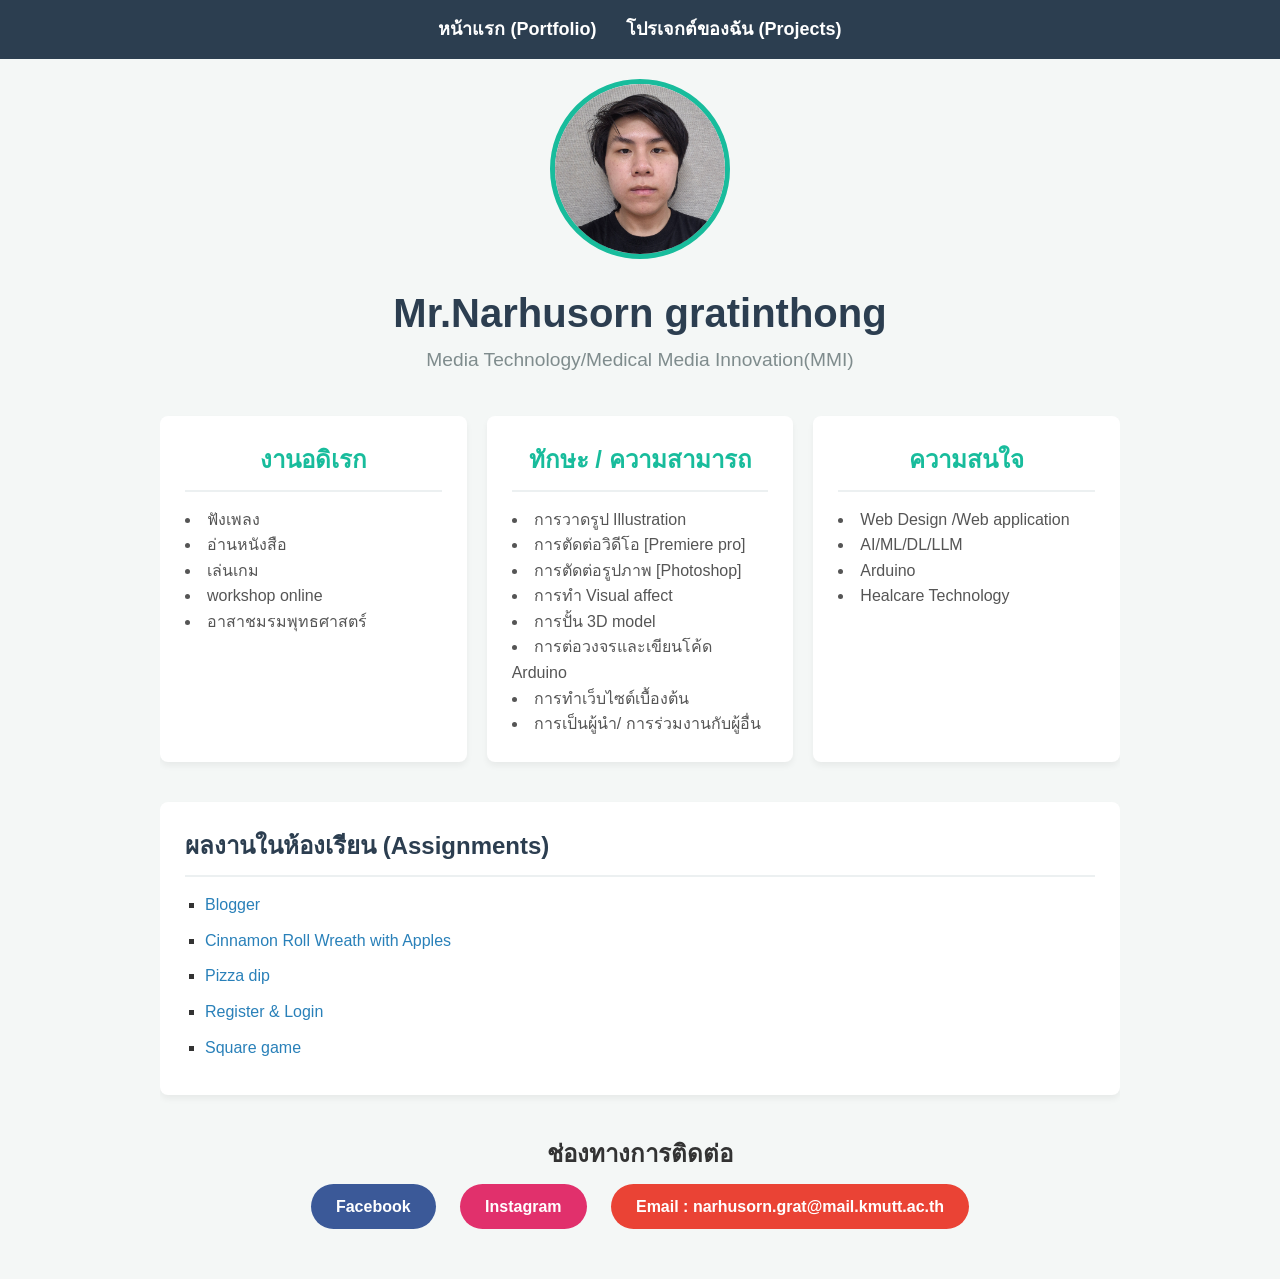
<file: Project_protfolio/index.html>
<!DOCTYPE html>
<html lang="th">

<head>
    <meta charset="UTF-8">
    <meta name="viewport" content="width=device-width, initial-scale=1.0">
    <title>My Portfolio</title>
    <link rel="stylesheet" href="style.css">
</head>

<body>
    <header>
        <nav>
            <ul>
                <!-- ลิงก์เชื่อมโยงระหว่าง index.html กับ project.html -->
                <li><a href="index.html">หน้าแรก (Portfolio)</a></li>
                <li><a href="project.html">โปรเจกต์ของฉัน (Projects)</a></li>
            </ul>
        </nav>
    </header>

    <main class="container">
        <section class="profile-section">
            <img src="20260810_123340.jpg" alt="รูปโปรไฟล์ของฉัน" class="profile-img">

            <h1>Mr.Narhusorn gratinthong</h1>
            <p class="bio">Media Technology/Medical Media Innovation(MMI)</p>
        </section>

        <section class="info-section flex-container">
            <div class="box">
                <h2>งานอดิเรก</h2>
                <ul>
                    <li>ฟังเพลง</li>
                    <li>อ่านหนังสือ</li>
                    <li>เล่นเกม</li>
                    <li>workshop online</li>
                    <li>อาสาชมรมพุทธศาสตร์</li>
                </ul>
            </div>
            <div class="box">
                <h2>ทักษะ / ความสามารถ</h2>
                <ul>
                    <li>การวาดรูป Illustration </li>
                    <li>การตัดต่อวิดีโอ [Premiere pro]</li>
                    <li>การตัดต่อรูปภาพ [Photoshop]</li>
                    <li>การทำ Visual affect</li>
                    <li>การปั้น 3D model</li>
                    <li>การต่อวงจรและเขียนโค้ด Arduino</li>
                    <li>การทำเว็บไซต์เบื้องต้น</li>
                    <li>การเป็นผู้นำ/ การร่วมงานกับผู้อื่น</li>
                </ul>
            </div>
            <div class="box">
                <h2>ความสนใจ</h2>
                <ul>
                    <li>Web Design /Web application</li>
                    <li>AI/ML/DL/LLM</li>
                    <li>Arduino</li>
                    <li>Healcare Technology</li>
                </ul>
            </div>
        </section>

        <section class="assignment-section">
            <h2>ผลงานในห้องเรียน (Assignments)</h2>
            <ul class="assignment-list">
                <li>
                    <a href="Blogger/index.html">Blogger</a>
                </li>
                <li>
                    <a href="Cinnamon Roll Wreath with Apples/cinnamon-roll.html">Cinnamon Roll Wreath with Apples</a>
                </li>
                <li>
                    <a href="Pizza dip/recipe_2.html">Pizza dip</a>
                </li>
                <li>
                    <a href="Register & Login/register.html">Register & Login</a>
                </li>
                <li>
                    <a href="Square game/index.html">Square game</a>
                </li>
            </ul>
        </section>

        <section class="social-section">
            <h2>ช่องทางการติดต่อ</h2>
            <!-- ใส่ Link Facebook และ Instagram ของคุณ -->
            <a href="https://www.facebook.com/narhusorn.gratinthong" target="_blank" class="btn btn-fb">Facebook</a>
            <a href="https://www.instagram.com/tudukai/" target="_blank" class="btn btn-ig">Instagram</a>
            <a href="narhusorn.grat@mail.kmutt.ac.th" class="btn btn-email">Email : narhusorn.grat@mail.kmutt.ac.th</a>
        </section>
    </main>

    <script src="script.js"></script>
</body>

</html>
</file>
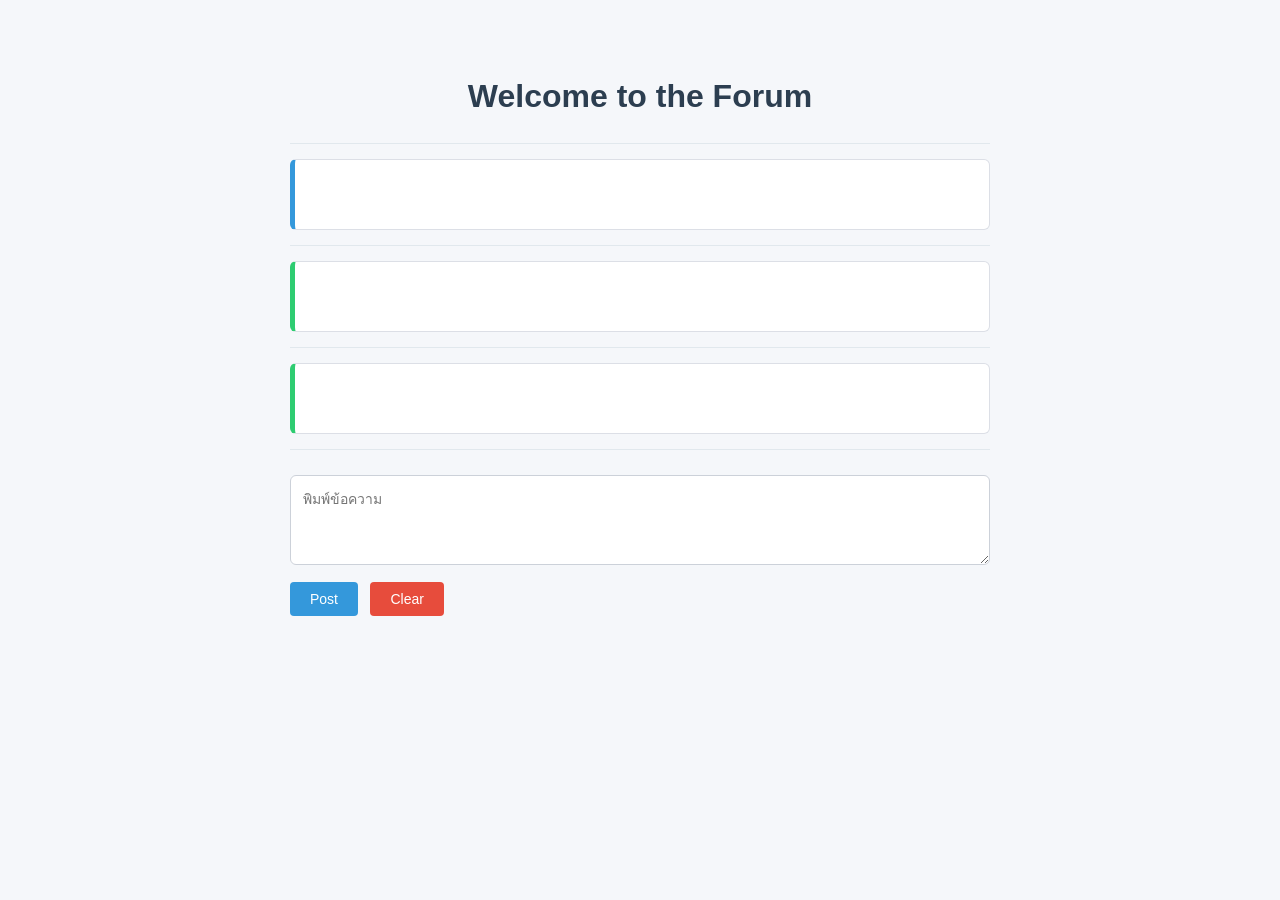
<file: Project_protfolio/Blogger/index.html>
<!DOCTYPE html>
<html>
<head>
	<meta charset='utf-8'>
	<meta http-equiv='X-UA-Compatible' content='IE=edge'>
	<title>Blogger</title>
	<meta name='viewport' content='width=device-width, initial-scale=1'>
	<link rel='stylesheet' type='text/css' media='screen' href='main.css'>
	<script src='main.js'></script>
</head>
<body>
	<h1 id="top"></h1>
	<hr>
	<div id="topic"></div>
	<hr>
	<div id="reply1"></div>
	<hr>
	<div id="reply2"></div>
	<hr>
	<textarea name="message" id="message" placeholder="พิมพ์ข้อความ"></textarea> 
	<br/>
	<button type="button">Post</button>
	<button type="button">Clear</button>
</body>
</html>
</file>
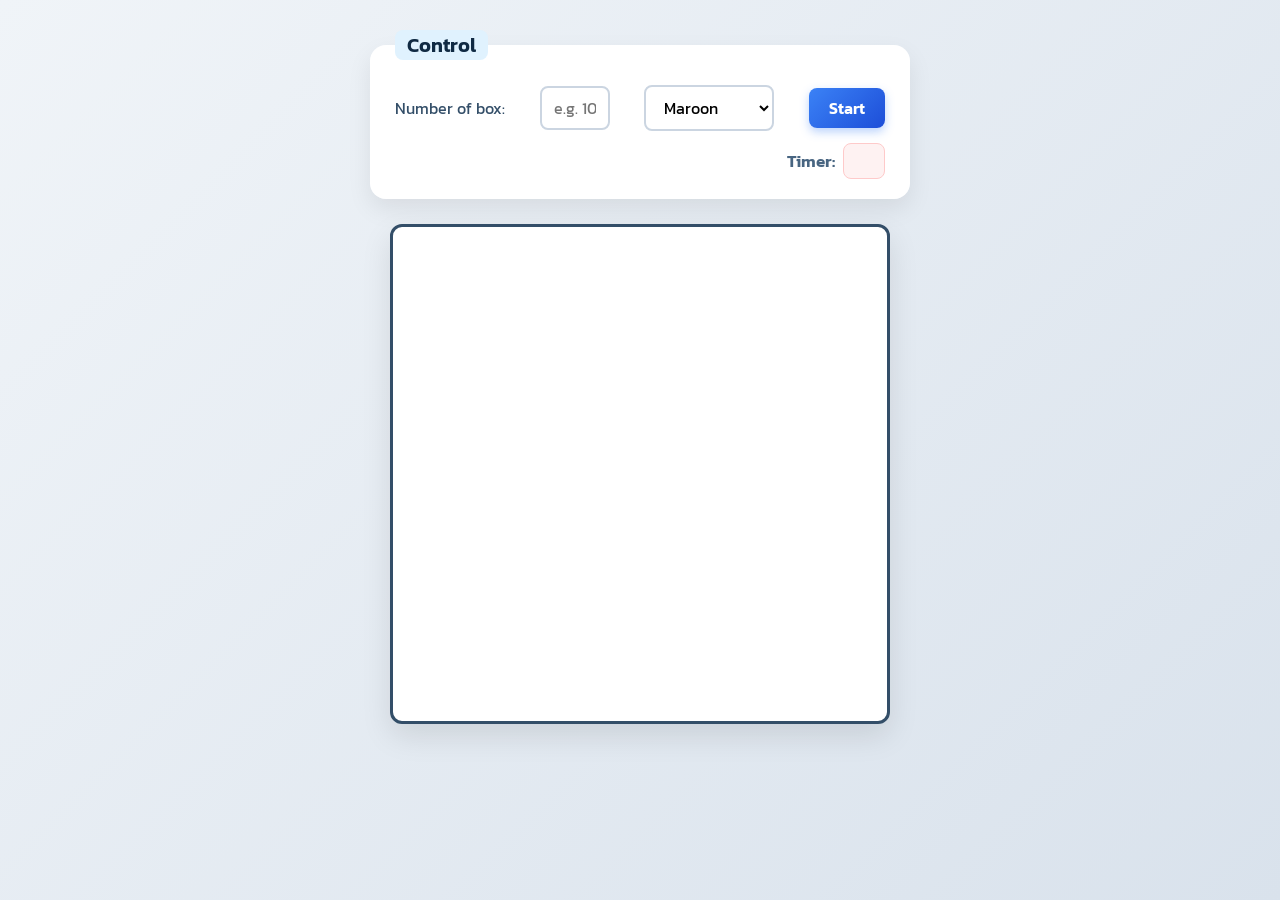
<file: Project_protfolio/Square game/index.html>
<!DOCTYPE html>
<html lang="en">
	<head>
		<meta charset="UTF-8">
		<meta name="viewport" content="width=device-width, initial-scale=1.0">
		<title>Square game</title>
		<script type="text/javascript" src="game.js"></script>
		<link rel="stylesheet" type="text/css" href="game.css">
	</head>
	<body>
		<!-- these codes were adapted from https://courses.cs.washington.edu/courses/cse154/17sp/lecture/more-dom/code/squares.html  -->

		<fieldset>
			<legend>Control</legend>
			<label for="numbox">Number of box: </label>
			<input type="text" name="numbox" id="numbox" placeholder="e.g. 10">
			<select name="color" id="color">
				<option value="maroon">Maroon</option>
				<option value="lightgreen">Lightgreen</option>
				<option value="magenta">Magenta</option>
			</select>
			<button id="start">Start</button>
			<div id="timerClock"> Timer:
				<div id="clock"></div>
			</div>
		</fieldset>

		<div id="container">
			<div id="layer"></div>
		</div>
	
	</body>
</html>
</file>
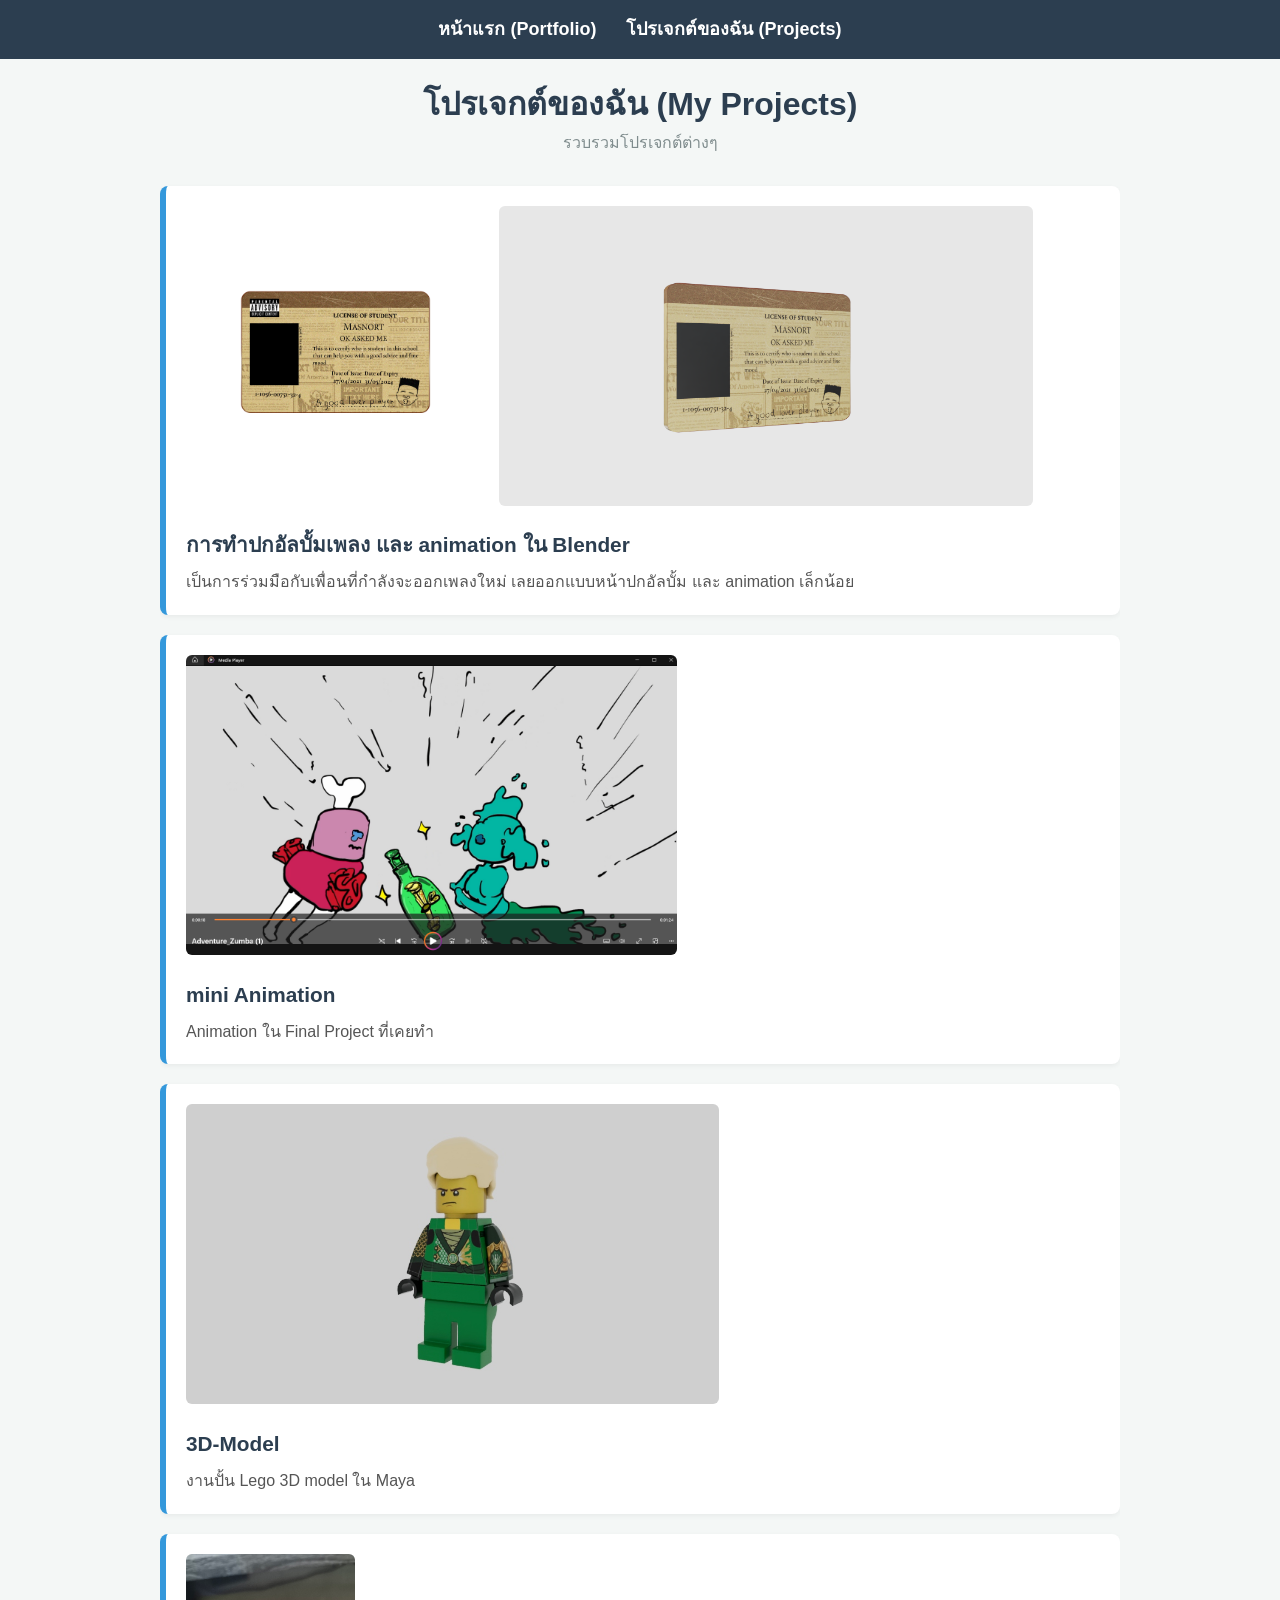
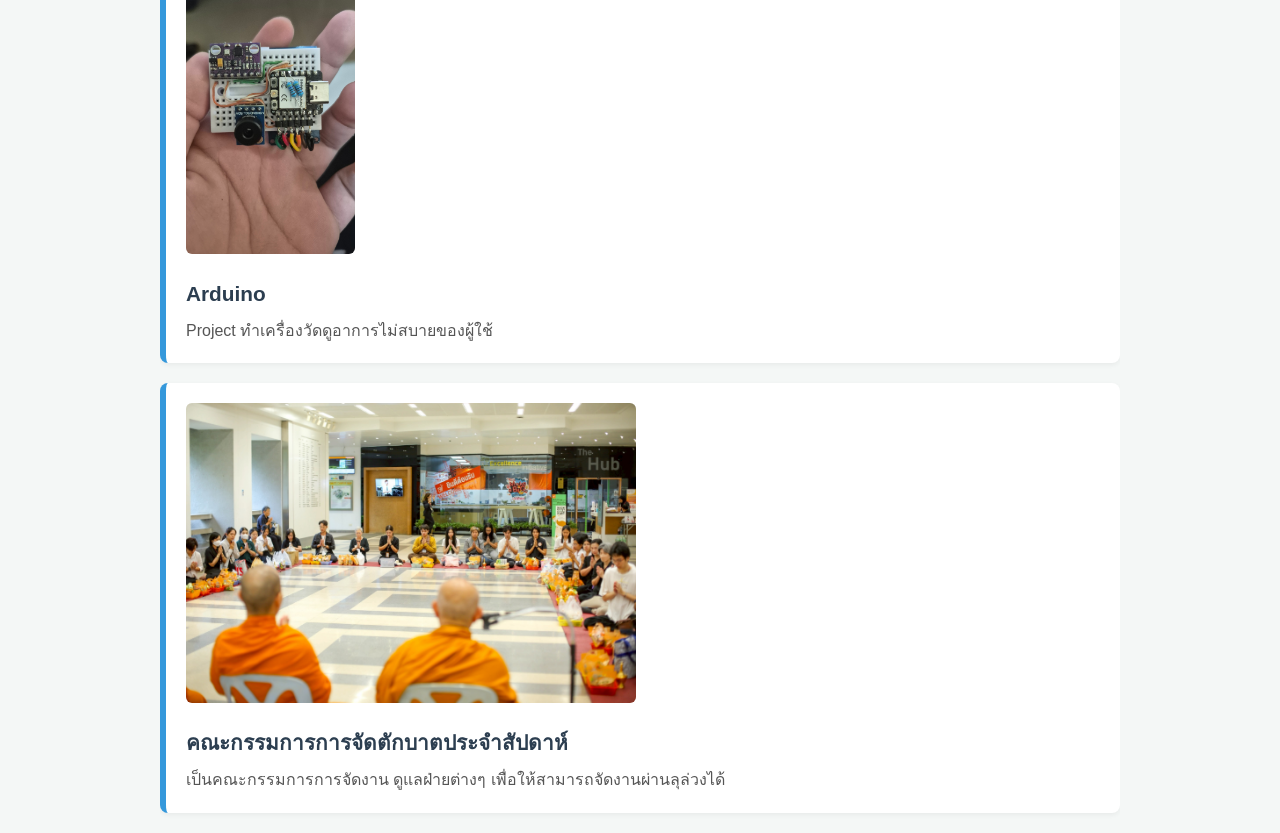
<file: Project_protfolio/project.html>
<!DOCTYPE html>
<html lang="th">
<head>
    <meta charset="UTF-8">
    <meta name="viewport" content="width=device-width, initial-scale=1.0">
    <title>My Projects</title>
    <link rel="stylesheet" href="style.css">
</head>
<body>
    <header>
        <nav>
            <ul>
                <li><a href="index.html">หน้าแรก (Portfolio)</a></li>
                <li><a href="project.html">โปรเจกต์ของฉัน (Projects)</a></li>
            </ul>
        </nav>
    </header>

    <main class="container">
        <h1 class="page-title">โปรเจกต์ของฉัน (My Projects)</h1>
        <p class="page-desc">รวบรวมโปรเจกต์ต่างๆ</p>

        <section class="project-list">
            <div class="project-card">
                <img src="album cover.png" alt="ปกอัลบั้ม" class="album_image">
                <img src="album cover 3D.png" alt="ปกอัลบั้ม3D" class="album3D_image">
                <h2>การทำปกอัลบั้มเพลง และ animation ใน Blender</h2>
                <p>เป็นการร่วมมือกับเพื่อนที่กำลังจะออกเพลงใหม่ เลยออกแบบหน้าปกอัลบั้ม และ animation เล็กน้อย</p>
            </div>

            <div class="project-card">
                <img src="Animation.png" alt="animation" class="animation_image">
                <h2>mini Animation</h2>
                <p>Animation ใน Final Project ที่เคยทำ</p>
            </div>

            <div class="project-card">
                <img src="LEGO.jpg" alt="3D-Model" class="model3d_image">
                <h2>3D-Model</h2>
                <p>งานปั้น Lego 3D model ใน Maya</p>
            </div>

            <div class="project-card">
                <img src="arduino.jpg" alt="Arduino" class="arduino_image">
                <h2>Arduino</h2>
                <p>Project ทำเครื่องวัดดูอาการไม่สบายของผู้ใช้</p>
            </div>

            <div class="project-card">
                <img src="1761831031415.jpg" alt="buddhist" class="buddhist_image">
                <h2>คณะกรรมการการจัดตักบาตประจำสัปดาห์</h2>
                <p>เป็นคณะกรรมการการจัดงาน ดูแลฝ่ายต่างๆ เพื่อให้สามารถจัดงานผ่านลุล่วงได้</p>
            </div>

        </section>
    </main>

    <script src="script.js"></script>
</body>
</html>
</file>
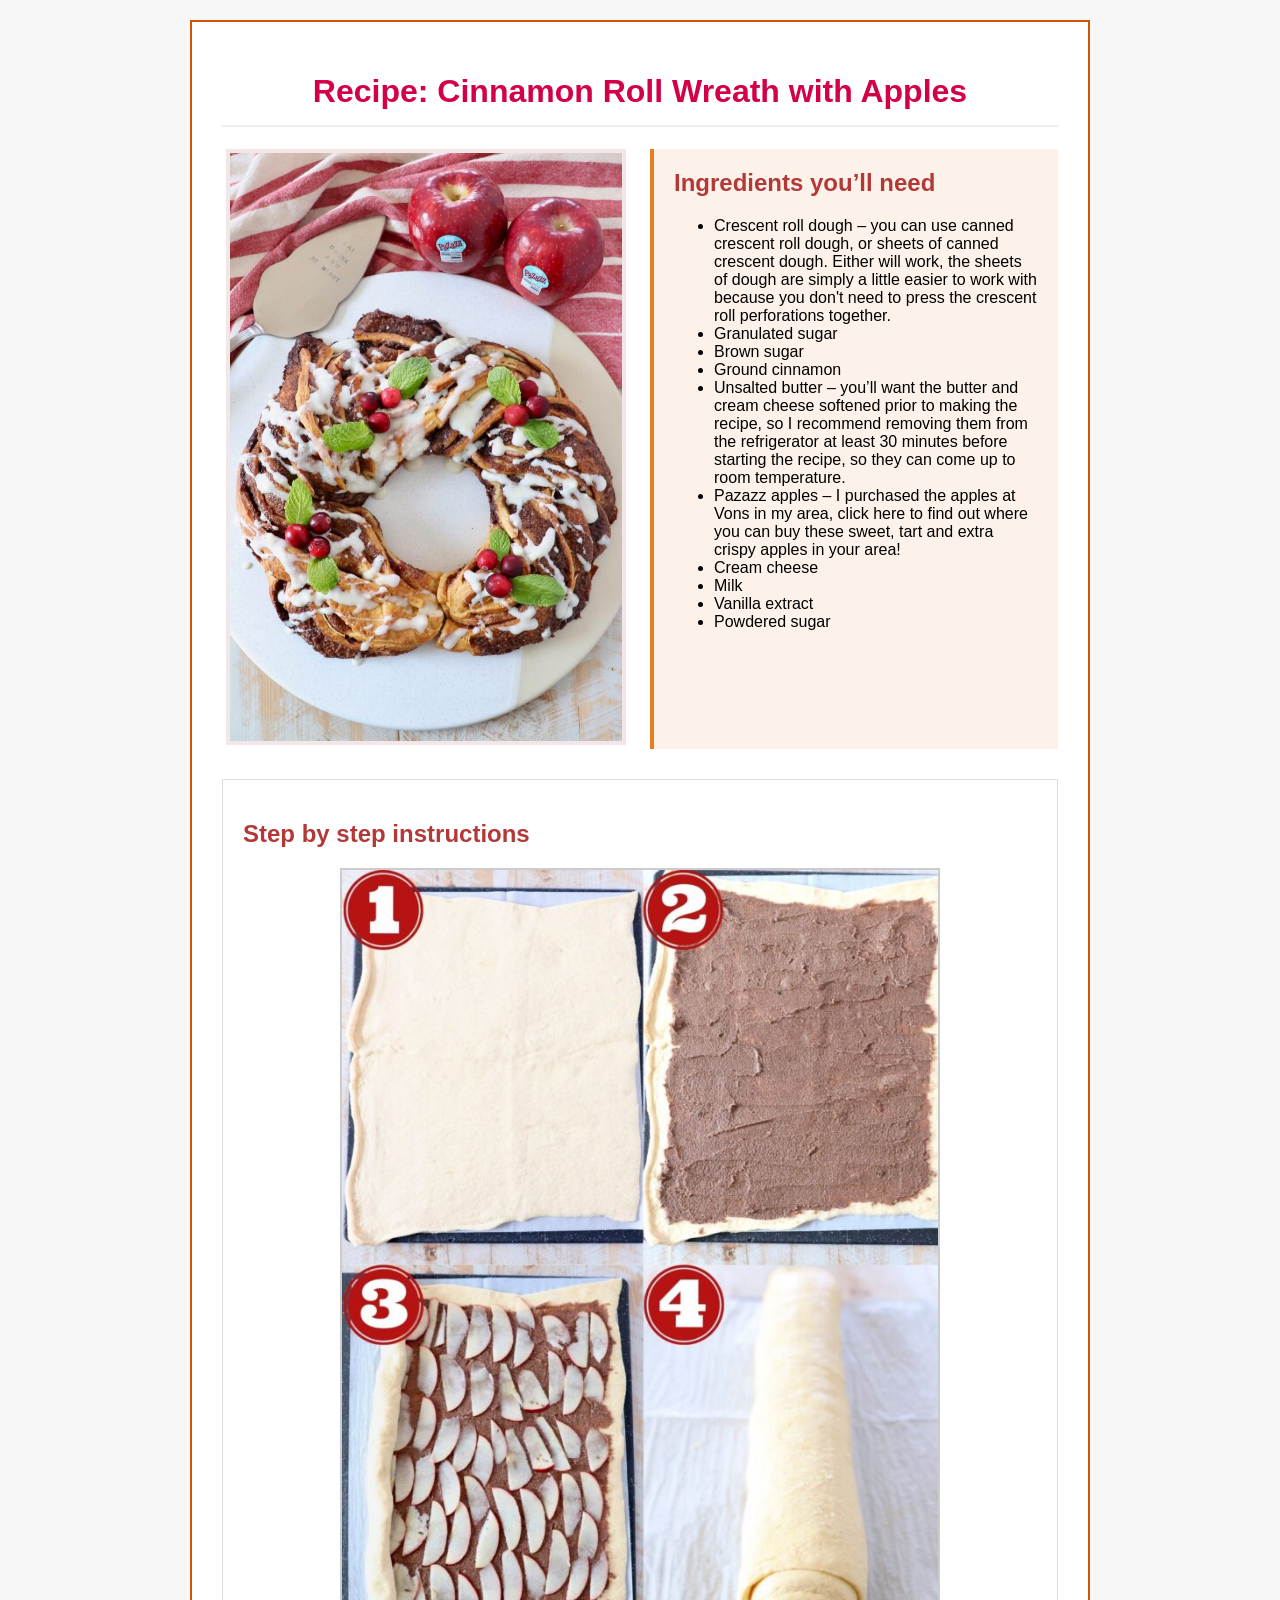
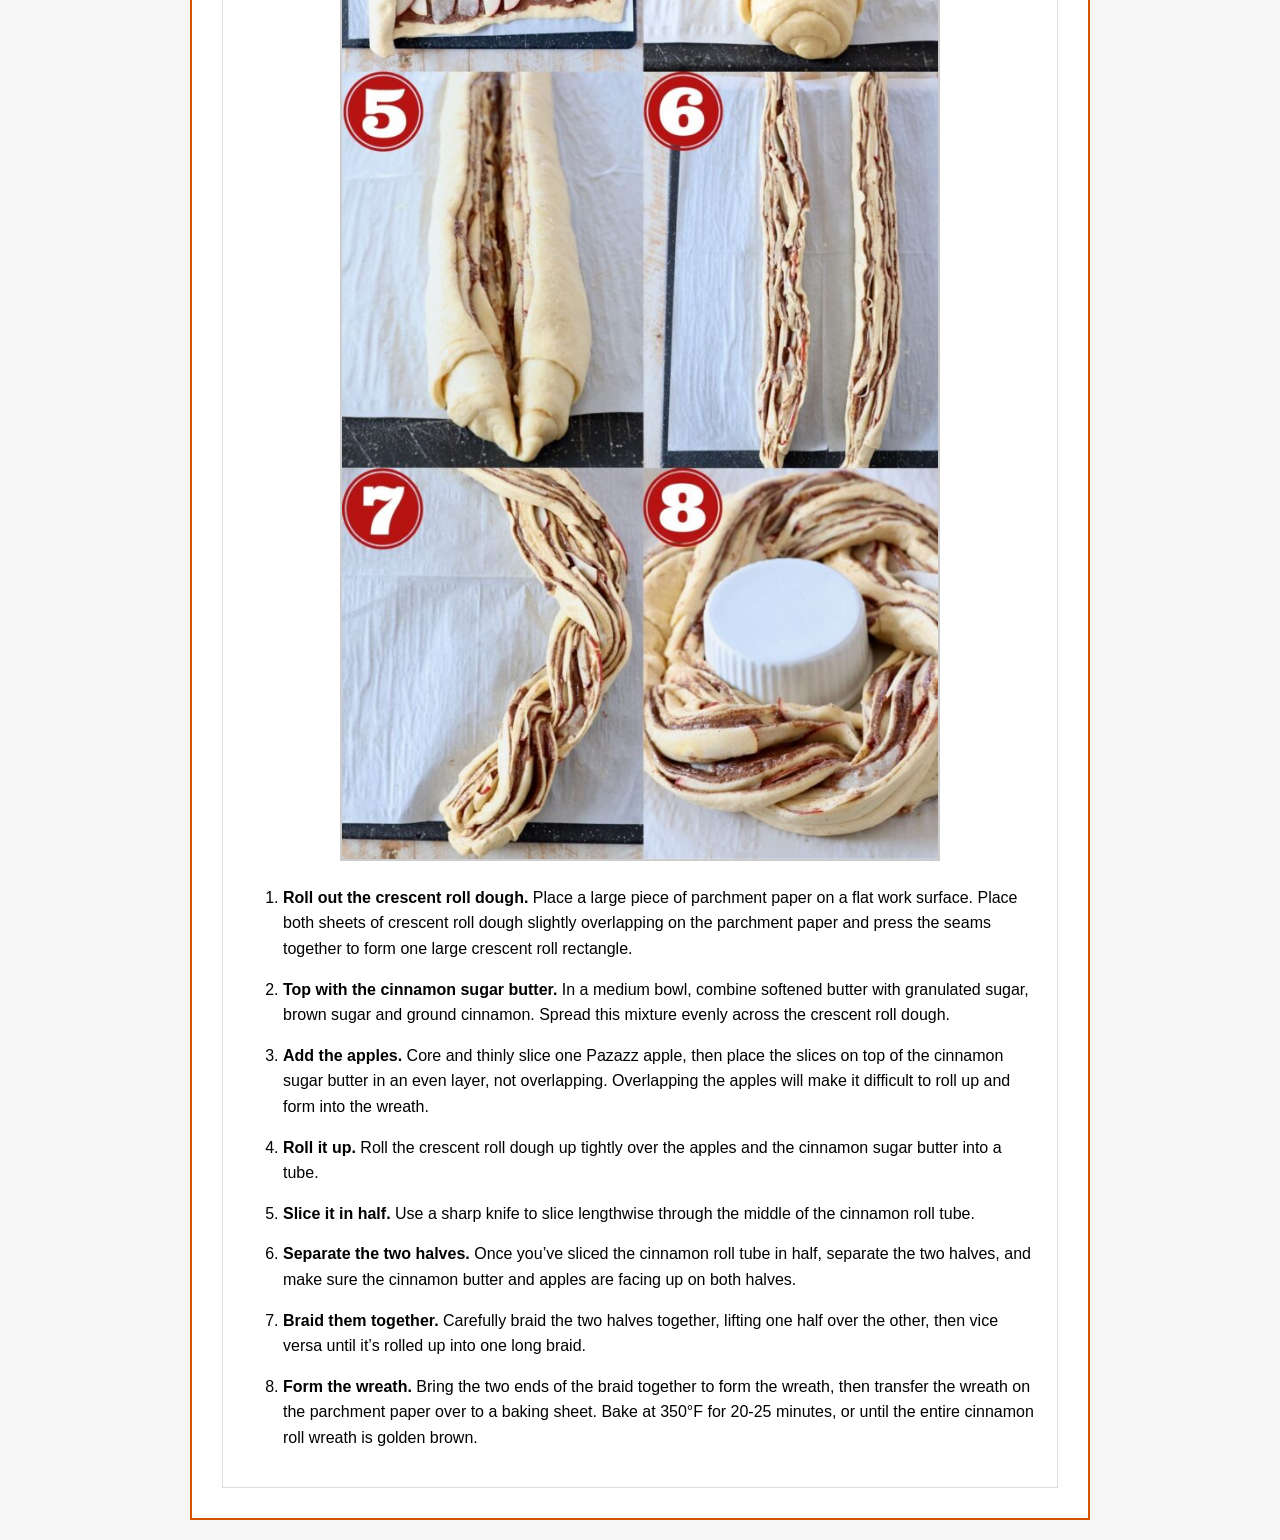
<file: Project_protfolio/Cinnamon Roll Wreath with Apples/cinnamon-roll.html>
<!DOCTYPE html>
<html lang="en">
<head>
    <meta charset="UTF-8">
    <meta name="viewport" content="width=device-width, initial-scale=1.0">
    <title>Cinnamon Roll Wreath with Apples</title>
    <!-- เรียกใช้ External CSS -->
    <link rel="stylesheet" href="cinnamon-style.css">
</head>
<body>

    <div class="recipe-container">
        
        <header class="recipe-header">
            <h1>Recipe: Cinnamon Roll Wreath with Apples</h1>
        </header>
        
        <main class="flex-layout">
            <div class="image-section">
                <img src="cinnamon-5.jpeg" alt="Cinnamon Roll Wreath with Apples" class="main-img">
            </div>
            
            <div class="ingredients-section">
                <h2>Ingredients you’ll need</h2>
                <ul>
                    <li>Crescent roll dough – you can use canned crescent roll dough, or sheets of canned crescent dough. Either will work, the sheets of dough are simply a little easier to work with because you don't need to press the crescent roll perforations together.</li>
                    <li>Granulated sugar</li>
                    <li>Brown sugar</li>
                    <li>Ground cinnamon</li>
                    <li>Unsalted butter – you’ll want the butter and cream cheese softened prior to making the recipe, so I recommend removing them from the refrigerator at least 30 minutes before starting the recipe, so they can come up to room temperature.</li>
                    <li>Pazazz apples – I purchased the apples at Vons in my area, click here to find out where you can buy these sweet, tart and extra crispy apples in your area!</li>
                    <li>Cream cheese</li>
                    <li>Milk</li>
                    <li>Vanilla extract</li>
                    <li>Powdered sugar</li>
                </ul>
            </div>
        </main>

        <section class="instructions-section">
            <h2>Step by step instructions</h2>
            <div class="step-image-container">
                <img src="cinnamon-2.jpeg" alt="Step by step instructions" class="step-img">
            </div>
            <ol>
                <li><strong>Roll out the crescent roll dough.</strong> Place a large piece of parchment paper on a flat work surface. Place both sheets of crescent roll dough slightly overlapping on the parchment paper and press the seams together to form one large crescent roll rectangle.</li>
                <li><strong>Top with the cinnamon sugar butter.</strong> In a medium bowl, combine softened butter with granulated sugar, brown sugar and ground cinnamon. Spread this mixture evenly across the crescent roll dough.</li>
                <li><strong>Add the apples.</strong> Core and thinly slice one Pazazz apple, then place the slices on top of the cinnamon sugar butter in an even layer, not overlapping. Overlapping the apples will make it difficult to roll up and form into the wreath.</li>
                <li><strong>Roll it up.</strong> Roll the crescent roll dough up tightly over the apples and the cinnamon sugar butter into a tube.</li>
                <li><strong>Slice it in half.</strong> Use a sharp knife to slice lengthwise through the middle of the cinnamon roll tube.</li>
                <li><strong>Separate the two halves.</strong> Once you’ve sliced the cinnamon roll tube in half, separate the two halves, and make sure the cinnamon butter and apples are facing up on both halves.</li>
                <li><strong>Braid them together.</strong> Carefully braid the two halves together, lifting one half over the other, then vice versa until it’s rolled up into one long braid.</li>
                <li><strong>Form the wreath.</strong> Bring the two ends of the braid together to form the wreath, then transfer the wreath on the parchment paper over to a baking sheet. Bake at 350°F for 20-25 minutes, or until the entire cinnamon roll wreath is golden brown.</li>
            </ol>
</file>
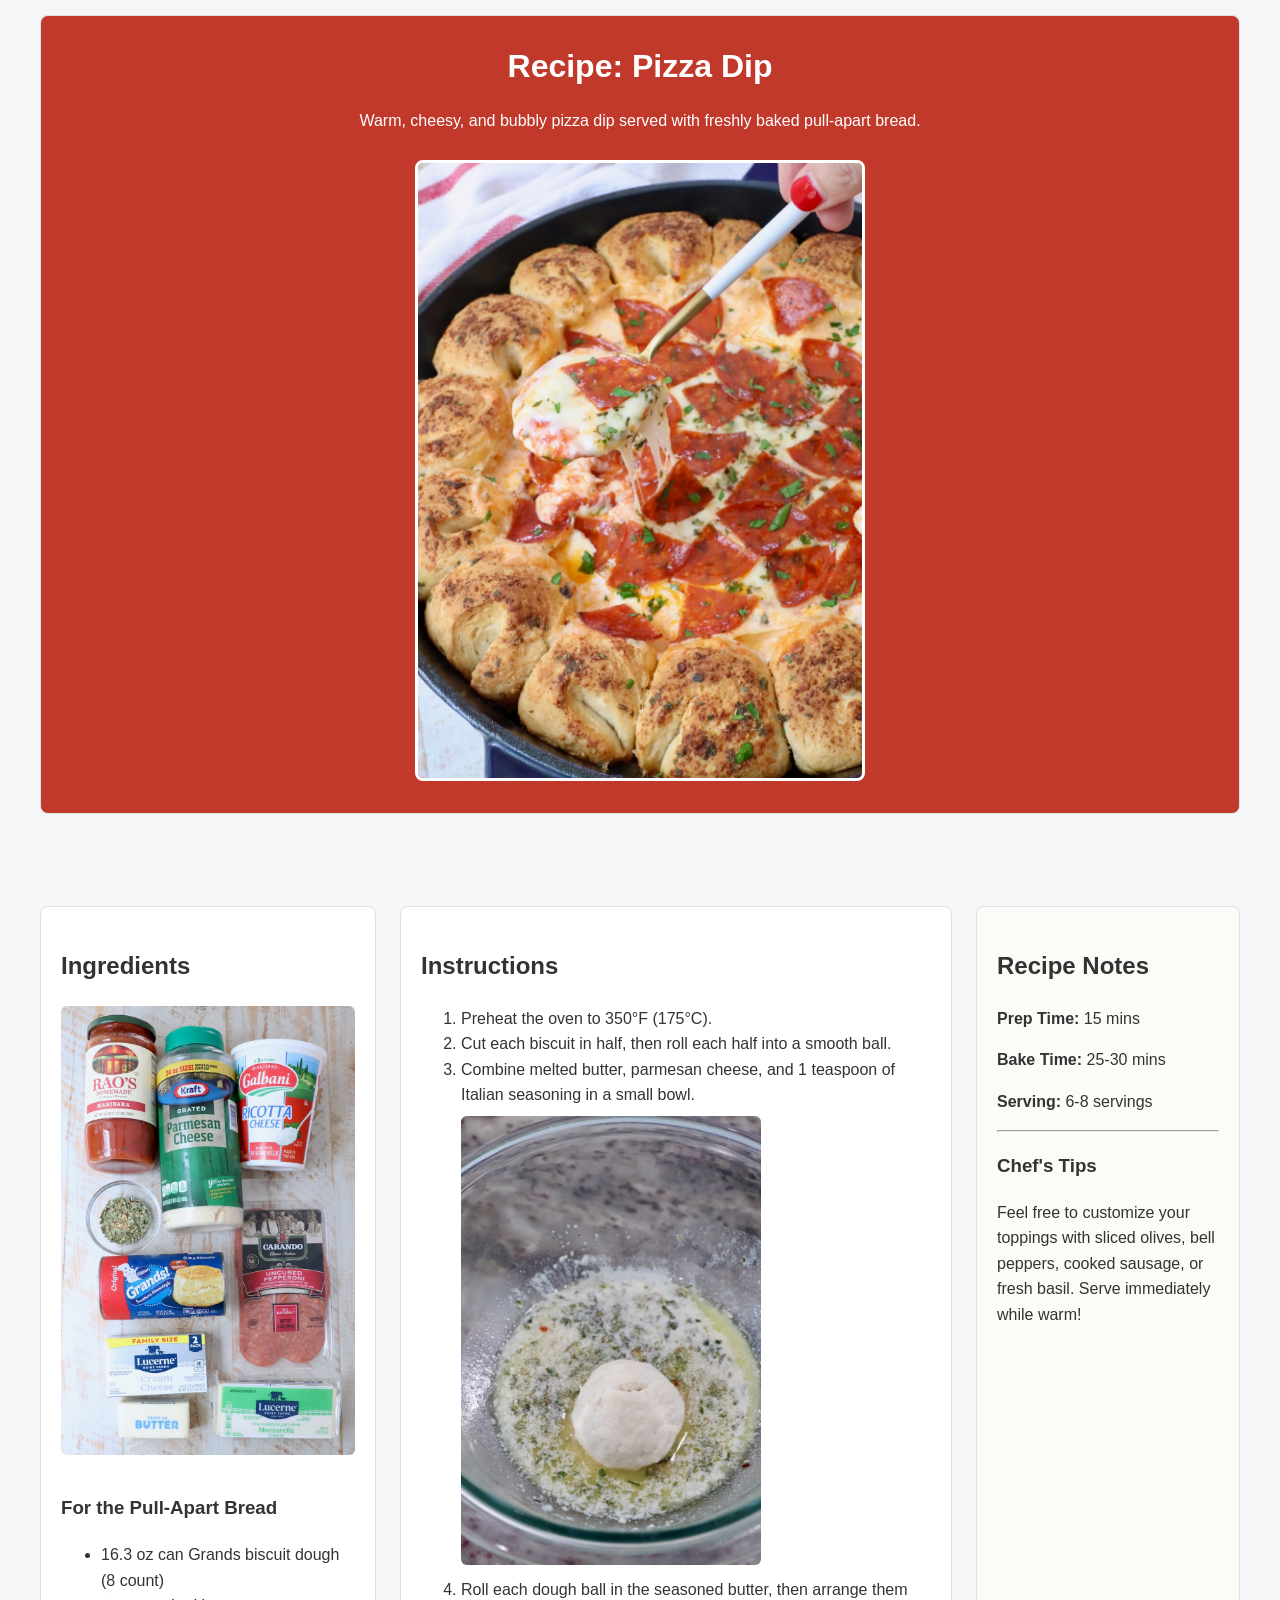
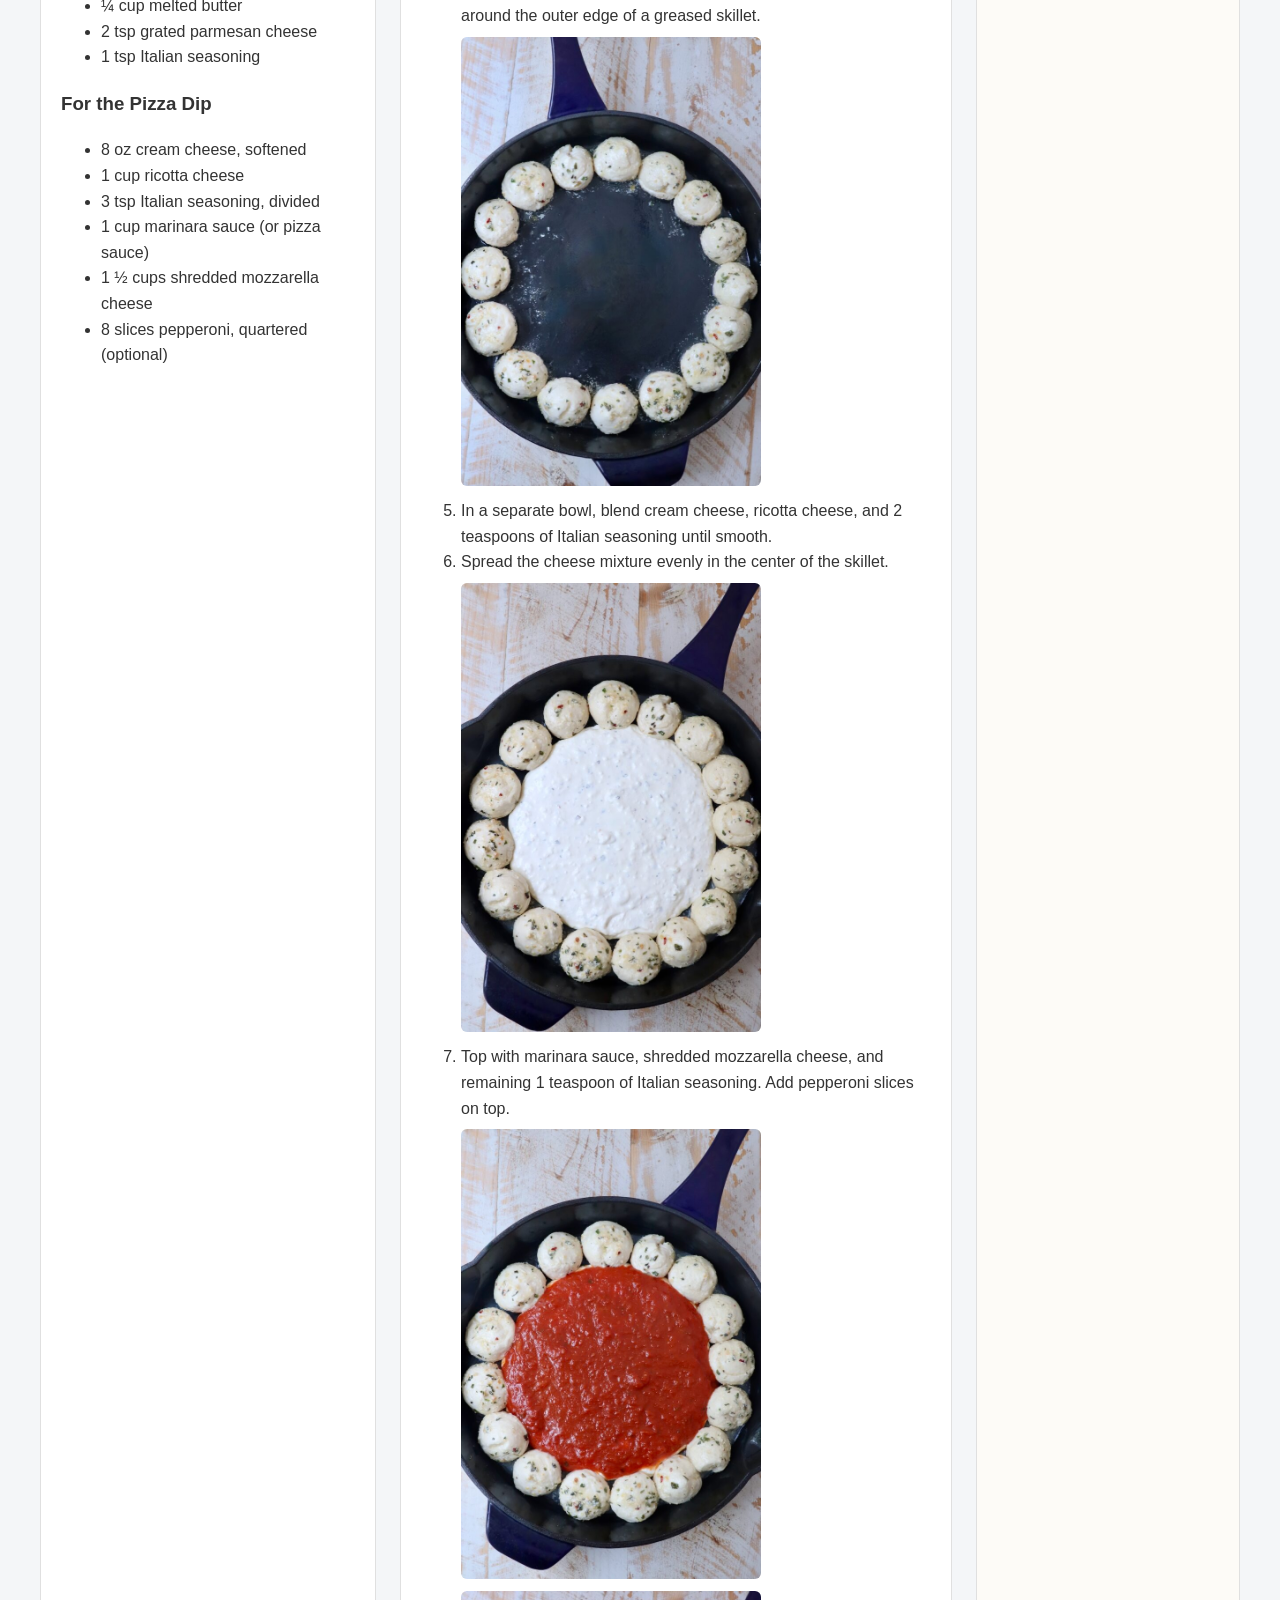
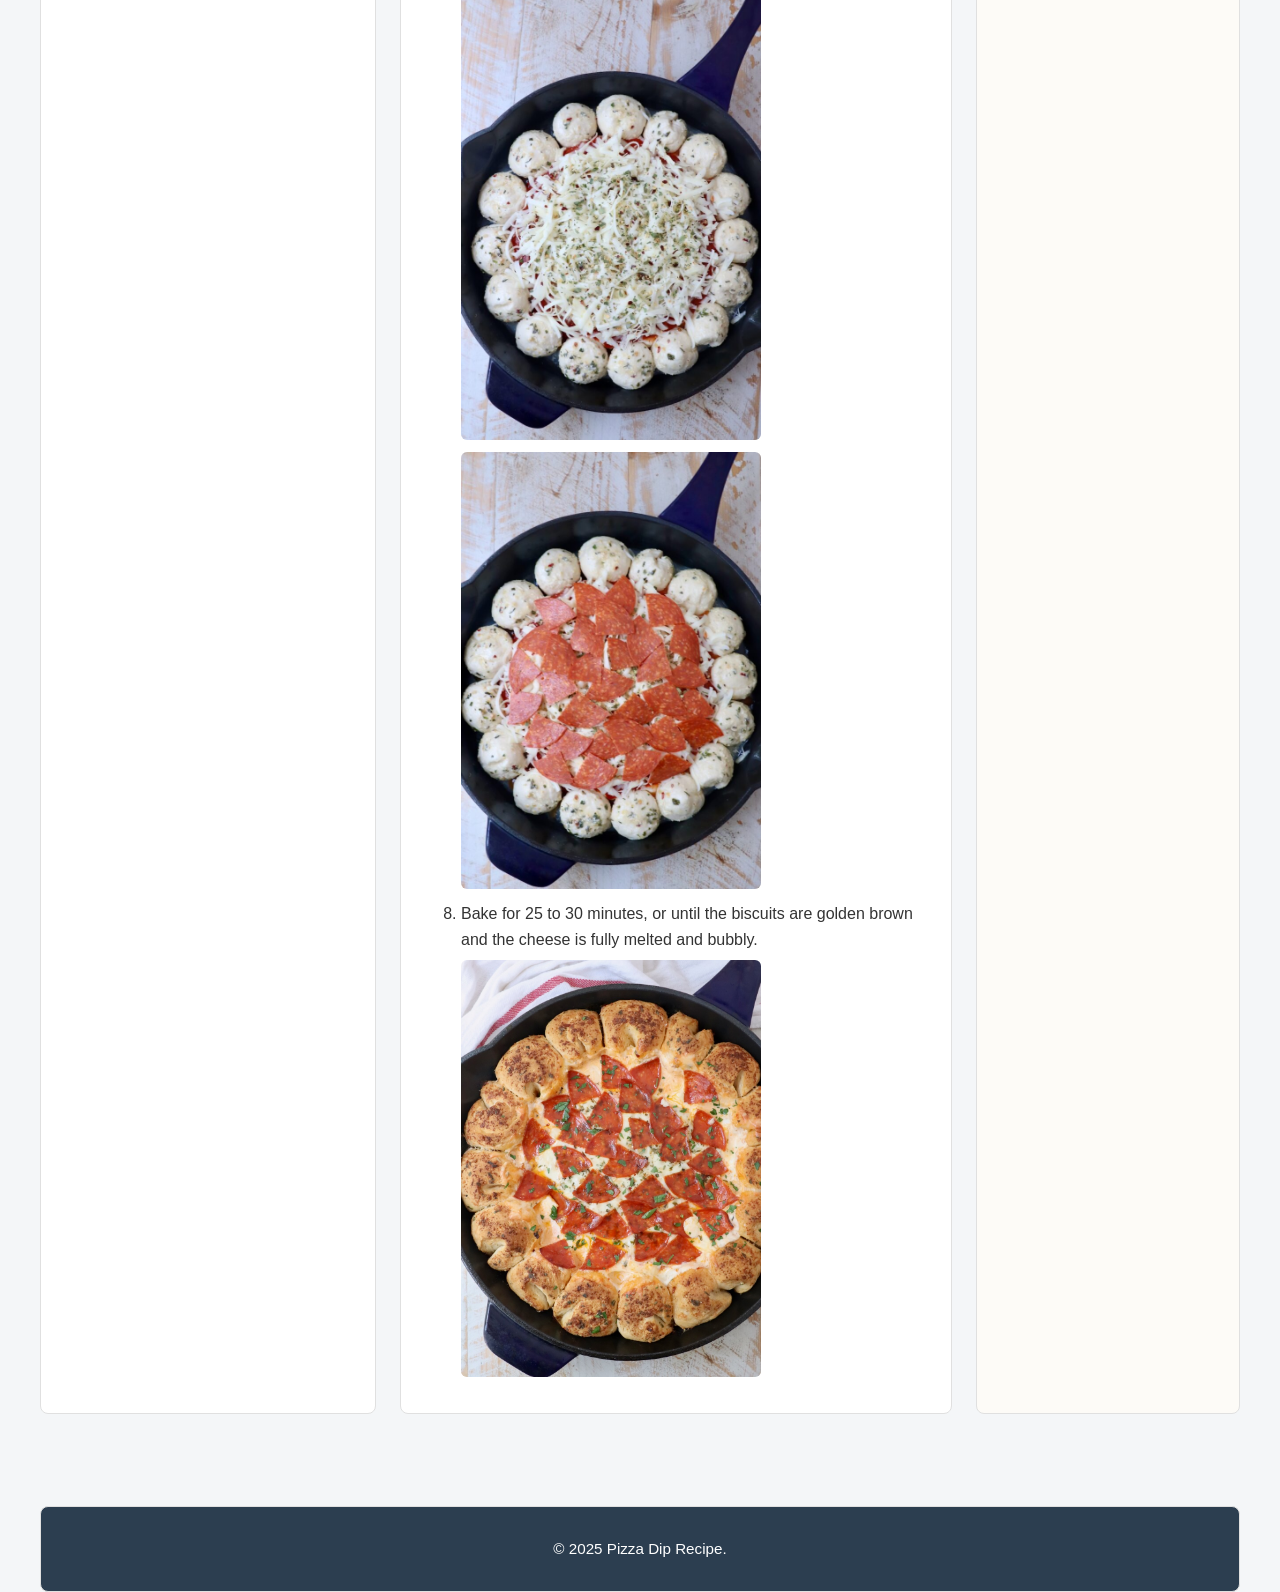
<file: Project_protfolio/Pizza dip/recipe_2.html>
<!DOCTYPE html>
<html lang="en">
<head>
    <meta charset="UTF-8">
    <meta name="viewport" content="width=device-width, initial-scale=1.0">
    <title>Recipe: Pizza Dip</title>
    <link rel="stylesheet" type="text/css" href="main_2.css">
</head>
<body>

    <div class="grid-container">
        <header id="header">
            <h1>Recipe: Pizza Dip</h1>
            <p>Warm, cheesy, and bubbly pizza dip served with freshly baked pull-apart bread.</p>
            <img src="pizza-dip-9.jpeg" alt="Finished Pizza Dip" class="header-img">
        </header>

        <div id="main1">
            <h2>Ingredients</h2>
            <img src="pizza-dip-1.jpeg" alt="Ingredients" class="responsive-img">
            
            <h3>For the Pull-Apart Bread</h3>
            <ul>
                <li>16.3 oz can Grands biscuit dough (8 count)</li>
                <li>¼ cup melted butter</li>
                <li>2 tsp grated parmesan cheese</li>
                <li>1 tsp Italian seasoning</li>
            </ul>

            <h3>For the Pizza Dip</h3>
            <ul>
                <li>8 oz cream cheese, softened</li>
                <li>1 cup ricotta cheese</li>
                <li>3 tsp Italian seasoning, divided</li>
                <li>1 cup marinara sauce (or pizza sauce)</li>
                <li>1 ½ cups shredded mozzarella cheese</li>
                <li>8 slices pepperoni, quartered (optional)</li>
            </ul>
        </div>

        <div id="main2">
            <h2>Instructions</h2>
            <ol>
                <li>Preheat the oven to 350°F (175°C).</li>
                <li>Cut each biscuit in half, then roll each half into a smooth ball.</li>
                <li>Combine melted butter, parmesan cheese, and 1 teaspoon of Italian seasoning in a small bowl.
                    <img src="pizza-dip-2.jpeg" alt="Dough in bowl" class="step-img">
                </li>
                <li>Roll each dough ball in the seasoned butter, then arrange them around the outer edge of a greased skillet.
                    <img src="pizza-dip-3.jpeg" alt="Dough in skillet" class="step-img">
                </li>
                <li>In a separate bowl, blend cream cheese, ricotta cheese, and 2 teaspoons of Italian seasoning until smooth.</li>
                <li>Spread the cheese mixture evenly in the center of the skillet.
                    <img src="pizza-dip-4.jpeg" alt="Cream cheese spread" class="step-img">
                </li>
                <li>Top with marinara sauce, shredded mozzarella cheese, and remaining 1 teaspoon of Italian seasoning. Add pepperoni slices on top.
                    <img src="pizza-dip-5.jpeg" alt="Marinara sauce" class="step-img">
                    <img src="pizza-dip-6.jpeg" alt="Mozzarella cheese" class="step-img">
                    <img src="pizza-dip-7.jpeg" alt="Pepperoni toppings" class="step-img">
                </li>
                <li>Bake for 25 to 30 minutes, or until the biscuits are golden brown and the cheese is fully melted and bubbly.
                    <img src="pizza-dip-8.jpeg" alt="Baked Pizza Dip" class="step-img">
                </li>
            </ol>
        </div>

        <div id="right">
            <h2>Recipe Notes</h2>
            <p><strong>Prep Time:</strong> 15 mins</p>
            <p><strong>Bake Time:</strong> 25-30 mins</p>
            <p><strong>Serving:</strong> 6-8 servings</p>
            <hr>
            <h3>Chef's Tips</h3>
            <p>Feel free to customize your toppings with sliced olives, bell peppers, cooked sausage, or fresh basil. Serve immediately while warm!</p>
        </div>

        <footer id="footer">
            <p>&copy; 2025 Pizza Dip Recipe.</p>
        </footer>
    </div>

</body>
</html>
</file>
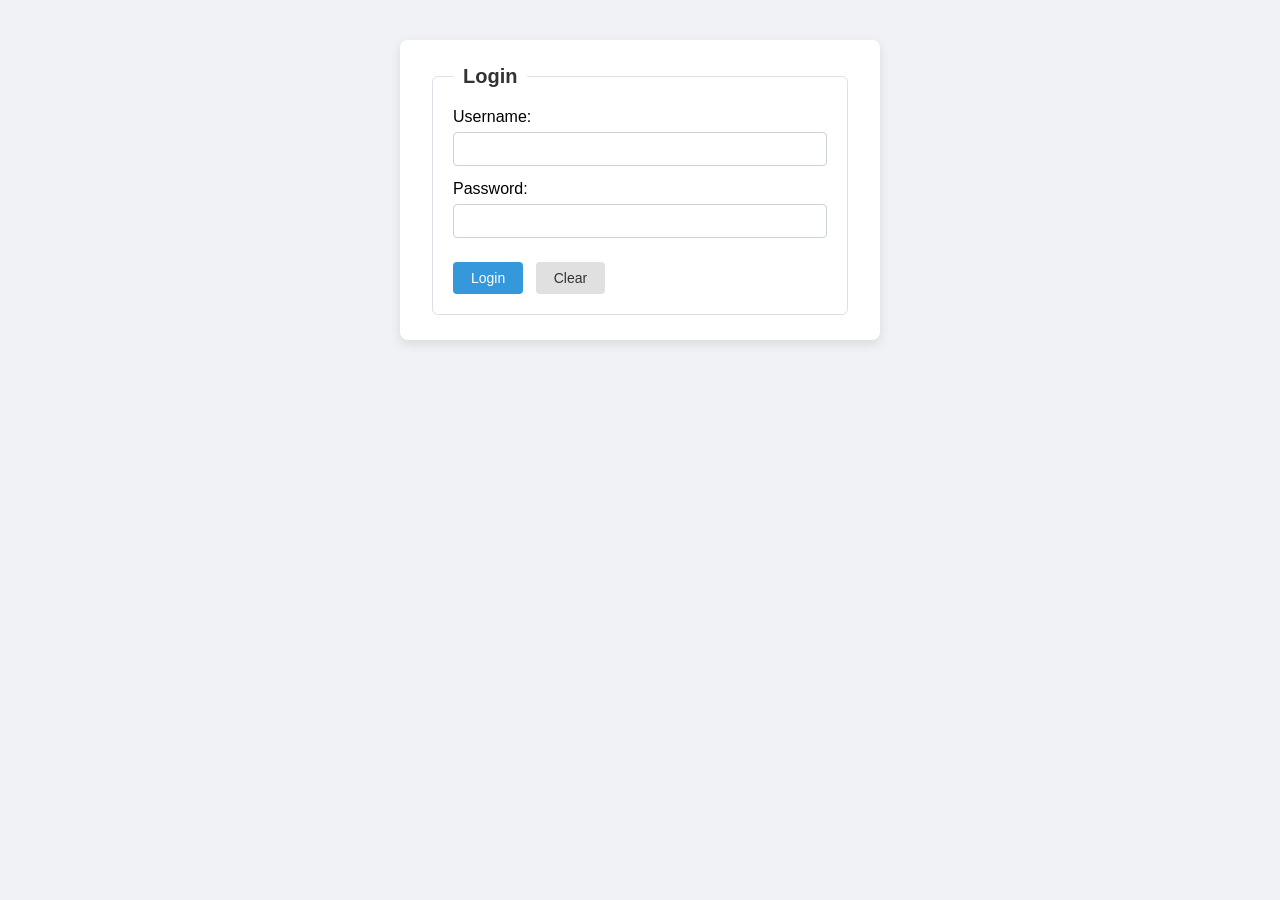
<file: Project_protfolio/Register & Login/login.html>
<!DOCTYPE html>
<html>
	<head>
		<meta charset="UTF-8">
		<title>Login</title>
		<link rel="stylesheet" href="style.css">
		<script type="text/javascript" src="login.js"></script>
	</head>
	<body>
		<form name="myLogin" id = "myLogin">
			<fieldset>
				<legend>Login</legend>
				Username: 
				<input type="text" name="username" id="username" required>
				<br>
				Password: 
				<input type="password" name="password" required>
				<br>
				<input type="submit" value="Login" id="loginBtn">
				<input type="reset" value="Clear" id="clearBtn">

			</fieldset>
			

		</form>
		
	</body>
</html>
</file>
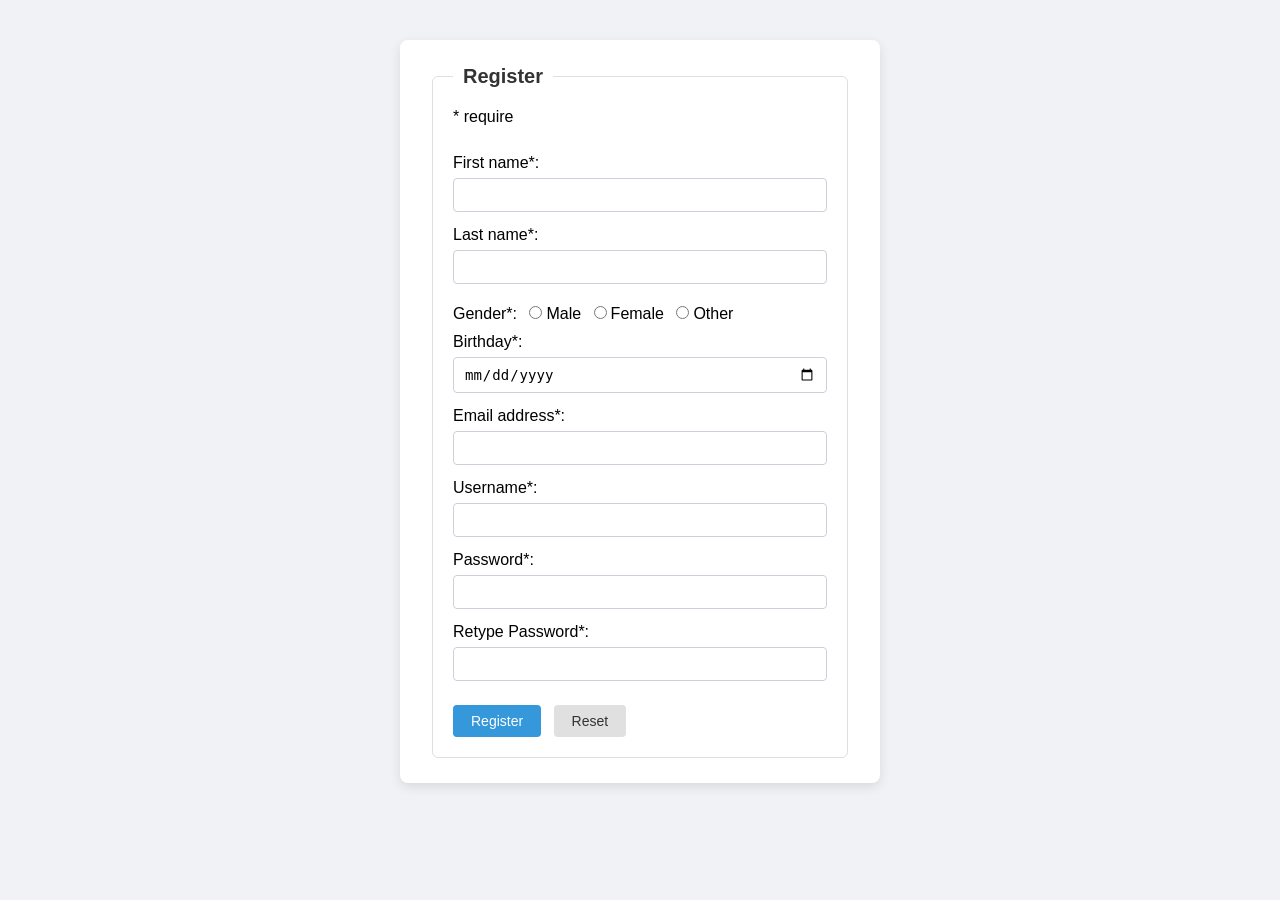
<file: Project_protfolio/Register & Login/register.html>
<!DOCTYPE html>
<html>
	<head>
		<meta charset="UTF-8">
		<title>Register</title>
		<link rel="stylesheet" href="style.css">
		<script type="text/javascript" src="register.js"></script>
	</head>
	<body>
		<form name="myRegister" id="myRegister" action="login.html">
			<fieldset>
				<legend>Register</legend>
				<span>* require</span> <br>
				<span id="errormsg"></span> <br>
				First name*: 
				<input type="text" name="firstname" required>
				Last name*: 
				<input type="text" name="lastname" >
				<br>
				Gender*: 
				<input type="radio" name="gender" value="male" >Male
				<input type="radio" name="gender" value="female" >Female
				<input type="radio" name="gender" value="other" >Other
				<br>
				Birthday*: 
				<input type="date" name="bday" value="" >
				<br>
				Email address*: 
				<input type="email" name="email" >
				<br>
				Username*: 
				<input type="text" name="username" >
				<br>
				Password*: 
				<input type="password" name="password" required>
				<br>
				Retype Password*: 
				<input type="password" name="password" required>
				<br>
				<input type="submit" value="Register" id="registerBtn">
				<input type="reset" value="Reset" id="resetBtn">
			</fieldset>
		</form>

		
	</body>
</html>
</file>
<file: Project_protfolio/style.css>
* {
    box-sizing: border-box;
    margin: 0;
    padding: 0;
}

body {
    font-family: 'Segoe UI', Tahoma, Geneva, Verdana, sans-serif;
    background-color: #f4f7f6;
    color: #333;
    line-height: 1.6;
}

.container {
    width: 90%;
    max-width: 960px;
    margin: auto;
    overflow: hidden;
    padding: 20px 0;
}

header {
    background: #2c3e50;
    color: #fff;
    padding: 15px 0;
}

header nav ul {
    list-style: none;
    display: flex;
    justify-content: center;
    gap: 30px;
}

header nav ul li a {
    color: #fff;
    text-decoration: none;
    font-size: 18px;
    font-weight: bold;
}

header nav ul li a:hover {
    color: #18bc9c;
}

.profile-section {
    text-align: center;
    margin-bottom: 40px;
}

.profile-img {
    width: 180px;
    height: 180px;
    border-radius: 50%;
    object-fit: cover;
    border: 5px solid #18bc9c;
    margin-bottom: 15px;
}

.profile-section h1 {
    color: #2c3e50;
    font-size: 2.5em;
}

.bio {
    color: #7f8c8d;
    font-size: 1.2em;
}

.flex-container {
    display: flex;
    flex-wrap: wrap;
    gap: 20px;
    justify-content: space-between;
    margin-bottom: 40px;
}

.box {
    background: #fff;
    flex: 1 1 30%;
    padding: 25px;
    border-radius: 8px;
    box-shadow: 0 4px 6px rgba(0,0,0,0.05);
    min-width: 250px; /* รองรับจอขนาดเล็ก */
}

.box h2 {
    color: #18bc9c;
    text-align: center;
    border-bottom: 2px solid #ecf0f1;
    padding-bottom: 10px;
    margin-bottom: 15px;
}

.box ul {
    list-style-position: inside;
    color: #555;
}

.assignment-section {
    background: #fff;
    padding: 25px;
    border-radius: 8px;
    box-shadow: 0 4px 6px rgba(0,0,0,0.05);
    margin-bottom: 40px;
}

.assignment-section h2 {
    color: #2c3e50;
    border-bottom: 2px solid #ecf0f1;
    padding-bottom: 10px;
    margin-bottom: 15px;
}

.assignment-list {
    list-style-type: square;
    padding-left: 20px;
}

.assignment-list li {
    margin-bottom: 10px;
}

.assignment-list a {
    text-decoration: none;
    color: #2980b9;
    font-weight: 500;
}

.assignment-list a:hover {
    color: #e74c3c;
    text-decoration: underline;
}

/* Project Cards */
.page-title {
    text-align: center;
    color: #2c3e50;
}
.page-desc {
    text-align: center;
    margin-bottom: 30px;
    color: #7f8c8d;
}

.project-list {
    display: flex;
    flex-direction: column;
    gap: 20px;
}

.project-card {
    background: #fff;
    padding: 20px;
    border-radius: 8px;
    border-left: 6px solid #3498db;
    box-shadow: 0 2px 5px rgba(0,0,0,0.05);
}

.project-card h2 {
    color: #2c3e50;
    margin-bottom: 10px;
}

.social-section {
    text-align: center;
    padding-bottom: 20px;
}

.btn {
    display: inline-block;
    color: #fff;
    padding: 10px 25px;
    margin: 10px;
    text-decoration: none;
    border-radius: 30px;
    transition: opacity 0.3s;
    font-weight: bold;
}

.btn-fb {
    background: #3b5998;
}

.btn-ig {
    background: #e1306c;
}

.btn:hover {
    opacity: 0.8;
}

.btn-email {
    background: #ea4335;
}

@media (max-width: 768px) {
    .flex-container {
        flex-direction: column;
    }
    
    header nav ul {
        flex-direction: column;
        gap: 10px;
    }
}

.project-card img {
    max-width: 100%;
    height: auto;
    max-height: 300px;      
    object-fit: cover;
    border-radius: 6px;
    margin-bottom: 15px;
    margin-right: 10px;
    display: inline-block;
}

.project-card h2 {
    color: #2c3e50;
    font-size: 1.3em;
    margin-bottom: 8px;
}

.project-card p {
    color: #555;
    line-height: 1.6;
}
</file>
<file: Project_protfolio/Blogger/main.css>
body {
    font-family: Arial, sans-serif;
    background-color: #f5f7fa;
    color: #333333;
    max-width: 700px;
    margin: 30px auto;
    padding: 20px;
    line-height: 1.6;
}

#top {
    text-align: center;
    color: #2c3e50;
    margin-bottom: 20px;
}

hr {
    border: 0;
    height: 1px;
    background: #e1e8ed;
    margin: 15px 0;
}

#topic, 
#reply1, 
#reply2 {
    background-color: #ffffff;
    min-height: 45px;
    padding: 12px 16px;
    border-radius: 6px;
    border: 1px solid #dcdfe6;
    word-break: break-word;
}

#topic {
    border-left: 5px solid #3498db;
    font-weight: bold;
}

#reply1, #reply2 {
    border-left: 5px solid #2ecc71;
}

textarea#message {
    width: 100%;
    height: 90px;
    padding: 12px;
    box-sizing: border-box;
    border: 1px solid #ccd1d9;
    border-radius: 6px;
    font-family: inherit;
    font-size: 14px;
    resize: vertical;
    margin-top: 10px;
}

textarea#message:focus {
    outline: none;
    border-color: #3498db;
}

button {
    background-color: #3498db;
    color: #ffffff;
    border: none;
    padding: 9px 20px;
    font-size: 14px;
    border-radius: 4px;
    cursor: pointer;
    margin-top: 10px;
    margin-right: 8px;
}

button:hover {
    background-color: #2980b9;
}

button:nth-of-type(2) {
    background-color: #e74c3c;
}

button:nth-of-type(2):hover {
    background-color: #c0392b;
}
</file>
<file: Project_protfolio/Square game/game.css>
/* =============================================================================
   MDT312 Assignment 7: Square Game Styling
   ตกแต่งให้สวยงาม สะอาดตา และ User-Friendly ตามเกณฑ์การให้คะแนน
   ============================================================================= */

@import url('https://fonts.googleapis.com/css2?family=Kanit:wght@300;400;600&display=swap');

* {
    box-sizing: border-box;
    margin: 0;
    padding: 0;
}

body {
    font-family: 'Kanit', sans-serif;
    background: linear-gradient(135deg, #f0f4f8 0%, #d9e2ec 100%);
    min-height: 100vh;
    padding: 30px 15px;
    color: #334e68;
    display: flex;
    flex-direction: column;
    align-items: center;
}

/* Control Panel */
fieldset {
    width: 100%;
    max-width: 540px;
    background: #ffffff;
    border: none;
    border-radius: 16px;
    box-shadow: 0 10px 25px rgba(0, 0, 0, 0.08);
    padding: 20px 25px;
    display: flex;
    flex-wrap: wrap;
    align-items: center;
    justify-content: space-between;
    gap: 12px;
}

legend {
    font-weight: 600;
    font-size: 1.25rem;
    color: #102a43;
    padding: 0 12px;
    background: #e0f2fe;
    border-radius: 8px;
    margin-bottom: 5px;
}

input[type="text"] {
    width: 70px;
    padding: 8px 12px;
    border: 2px solid #cbd5e1;
    border-radius: 8px;
    font-size: 1rem;
    font-family: inherit;
    text-align: center;
    outline: none;
    transition: border-color 0.2s;
}

input[type="text"]:focus {
    border-color: #3b82f6;
}

select {
    padding: 8px 14px;
    border: 2px solid #cbd5e1;
    border-radius: 8px;
    font-size: 1rem;
    font-family: inherit;
    background-color: white;
    cursor: pointer;
    outline: none;
}

button#start {
    padding: 8px 20px;
    background: linear-gradient(135deg, #3b82f6 0%, #1d4ed8 100%);
    color: white;
    border: none;
    border-radius: 8px;
    font-size: 1rem;
    font-weight: 600;
    font-family: inherit;
    cursor: pointer;
    box-shadow: 0 4px 10px rgba(59, 130, 246, 0.35);
    transition: transform 0.15s ease, box-shadow 0.15s ease;
}

button#start:hover {
    transform: translateY(-2px);
    box-shadow: 0 6px 14px rgba(59, 130, 246, 0.45);
}

button#start:active {
    transform: translateY(0);
}

/* Timer Display */
#timerClock {
    display: flex;
    align-items: center;
    gap: 8px;
    font-weight: 600;
    font-size: 1.05rem;
    color: #486581;
    margin-left: auto;
}

#clock {
    display: inline-flex;
    align-items: center;
    justify-content: center;
    min-width: 42px;
    height: 36px;
    background: #fef2f2;
    color: #dc2626;
    font-weight: 700;
    font-size: 1.15rem;
    border-radius: 8px;
    border: 1px solid #fecaca;
    padding: 0 8px;
}

/* Play Area Container */
#container {
    margin-top: 25px;
    display: flex;
    justify-content: center;
    width: 100%;
}

#layer {
    position: relative;
    width: 500px;
    height: 500px;
    background-color: #ffffff;
    border: 3px solid #334e68;
    border-radius: 12px;
    box-shadow: 0 12px 30px rgba(0, 0, 0, 0.1);
    overflow: hidden;
}

/* Square Elements */
.square {
    position: absolute;
    width: 25px;
    height: 25px;
    border: 2px solid rgba(0, 0, 0, 0.4);
    border-radius: 5px;
    cursor: pointer;
    box-shadow: 0 2px 5px rgba(0, 0, 0, 0.2);
    transition: transform 0.1s ease, filter 0.1s ease;
}

.square:hover {
    transform: scale(1.25);
    filter: brightness(1.15);
    z-index: 10;
}

/* Colors */
.maroon {
    background-color: #991b1b;
}

.lightgreen {
    background-color: #22c55e;
}

.magenta {
    background-color: #d946ef;
}
</file>
<file: Project_protfolio/Cinnamon Roll Wreath with Apples/cinnamon-style.css>
* {
    box-sizing: border-box;
}

body {
    font-family: Arial, sans-serif;
    background-color: #f7f7f7;
    margin: 0;
    padding: 20px; 
}

.recipe-container {
    max-width: 900px;
    margin: 0 auto; 
    padding: 30px; 
    border: 2px solid #d35400; 
    background-color: #ffffff;
}

.recipe-header h1 {
    text-align: center; 
    color: #d30046;
    border-bottom: 2px solid #eee;
    padding-bottom: 15px;
}

.flex-layout {
    display: flex;
    flex-wrap: wrap;
    gap: 20px;
    margin-top: 20px;
}

.image-section {
    flex: 1 1 350px;
    text-align: center; 
}

.main-img {
    width: 100%; 
    max-width: 400px;
    height: auto; 
    border: 4px solid #f2e6e6; 
}

.ingredients-section {
    flex: 1 1 350px;
    padding: 20px;
    background-color: #fdf2e9;
    border-left: 4px solid #e67e22;
}

.ingredients-section h2 {
    margin-top: 0;
    color: #b33939;
}

.instructions-section {
    margin-top: 30px;
    padding: 20px;
    border: 1px solid #ddd;
}

.instructions-section h2 {
    color: #b33939;
}

.step-image-container {
    text-align: center;
    margin: 20px 0;
}

.step-img {
    width: 100%;
    max-width: 600px;
    height: auto;
    border: 2px solid #ccc;
}

ol li {
    margin-bottom: 15px;
    line-height: 1.6;
}

.recipe-footer {
    margin-top: 30px;
    text-align: center;
    border-top: 2px solid #eee;
    padding-top: 20px;
}

.back-btn {
    display: inline-block;
    margin-top: 10px;
    padding: 10px 20px;
    background-color: #d35400;
    color: white;
    text-decoration: none;
    border-radius: 4px;
}

.back-btn:hover {
    background-color: #a04000;
}
</file>
<file: Project_protfolio/Pizza dip/main_2.css>
* {
    box-sizing: border-box;
}

body {
    font-family: Arial, sans-serif;
    background-color: #f4f6f8;
    color: #333333;
    margin: 0;
    padding: 15px;
    line-height: 1.6;
}

.grid-container {
    display: grid;
    grid-template-columns: 28% 46% 22%;
    grid-template-areas:
        "header header header"
        "main1  main2  right"
        "footer footer footer";
    gap: 2%;
    width: 96%;
    max-width: 1200px;
    margin: 0 auto;
}

.grid-container > div,
.grid-container > header,
.grid-container > footer {
    background-color: #ffffff;
    padding: 20px;
    border-radius: 8px;
    border: 1px solid #e0e0e0;
}

#header {
    grid-area: header;
    background-color: #c0392b;
    color: #ffffff;
    text-align: center;
    padding: 25px;
}

#header h1 {
    margin: 0 0 10px 0;
}

#main1 {
    grid-area: main1;
    background-color: #ffffff;
}

#main2 {
    grid-area: main2;
    background-color: #ffffff;
}

#right {
    grid-area: right;
    background-color: #fdfbf7;
}

#footer {
    grid-area: footer;
    background-color: #2c3e50;
    color: #ffffff;
    text-align: center;
    padding: 15px;
    font-size: 0.95rem;
}


.header-img,
.responsive-img,
.step-img {
    cursor: pointer;
    transition: transform 0.4s ease;
}

.header-img:hover,
.responsive-img:hover,
.step-img:hover {
    transform: scale(1.05);
}

.header-img {
    width: 90%;
    max-width: 450px;
    height: auto;
    border-radius: 8px;
    border: 3px solid #ffffff;
    margin-top: 10px;
}

.responsive-img {
    width: 100%;
    height: auto;
    border-radius: 6px;
    margin-bottom: 12px;
}

.step-img {
    width: 100%;
    max-width: 300px;
    height: auto;
    border-radius: 6px;
    display: block;
    margin: 8px 0 12px 0;
}

@media only screen and (max-width: 900px) {
    .grid-container {
        grid-template-columns: 48% 48%;
        gap: 4%;
        grid-template-areas:
            "header header"
            "main1  main2"
            "right  right"
            "footer footer";
    }

    #header {
        padding: 20px;
    }
}

@media only screen and (max-width: 600px) {
    .grid-container {
        grid-template-columns: 100%;
        gap: 15px;
        grid-template-areas:
            "header"
            "main1"
            "main2"
            "right"
            "footer";
    }

    body {
        padding: 8px;
    }

    .grid-container > div,
    .grid-container > header,
    .grid-container > footer {
        padding: 15px;
    }
}
</file>
<file: Project_protfolio/Register & Login/style.css>
body {
    font-family: Arial, sans-serif;
    background-color: #f0f2f5;
    margin: 0;
    padding: 40px 20px;
    display: flex;
    justify-content: center;
}

form {
    background-color: #ffffff;
    padding: 25px 30px;
    border-radius: 8px;
    box-shadow: 0 4px 12px rgba(0, 0, 0, 0.1);
    max-width: 420px;
    width: 100%;
}

fieldset {
    border: 1px solid #dcdfe6;
    border-radius: 6px;
    padding: 20px;
}

legend {
    font-size: 1.25rem;
    font-weight: bold;
    color: #333333;
    padding: 0 10px;
}

#errormsg {
    display: block;
    margin-bottom: 10px;
    font-size: 0.9rem;
}

input[type="text"],
input[type="password"],
input[type="email"],
input[type="date"] {
    width: 100%;
    padding: 8px 10px;
    margin: 6px 0 14px 0;
    border: 1px solid #ccd1d9;
    border-radius: 4px;
    box-sizing: border-box;
    font-size: 14px;
}

input[type="radio"] {
    margin: 8px 4px 14px 8px;
}

input[type="submit"],
input[type="reset"] {
    padding: 8px 18px;
    margin-top: 10px;
    margin-right: 8px;
    border: none;
    border-radius: 4px;
    cursor: pointer;
    font-size: 14px;
}

input[type="submit"] {
    background-color: #3498db;
    color: #ffffff;
}

input[type="submit"]:hover {
    background-color: #2980b9;
}

input[type="reset"] {
    background-color: #e0e0e0;
    color: #333333;
}

input[type="reset"]:hover {
    background-color: #d5d5d5;
}
</file>
